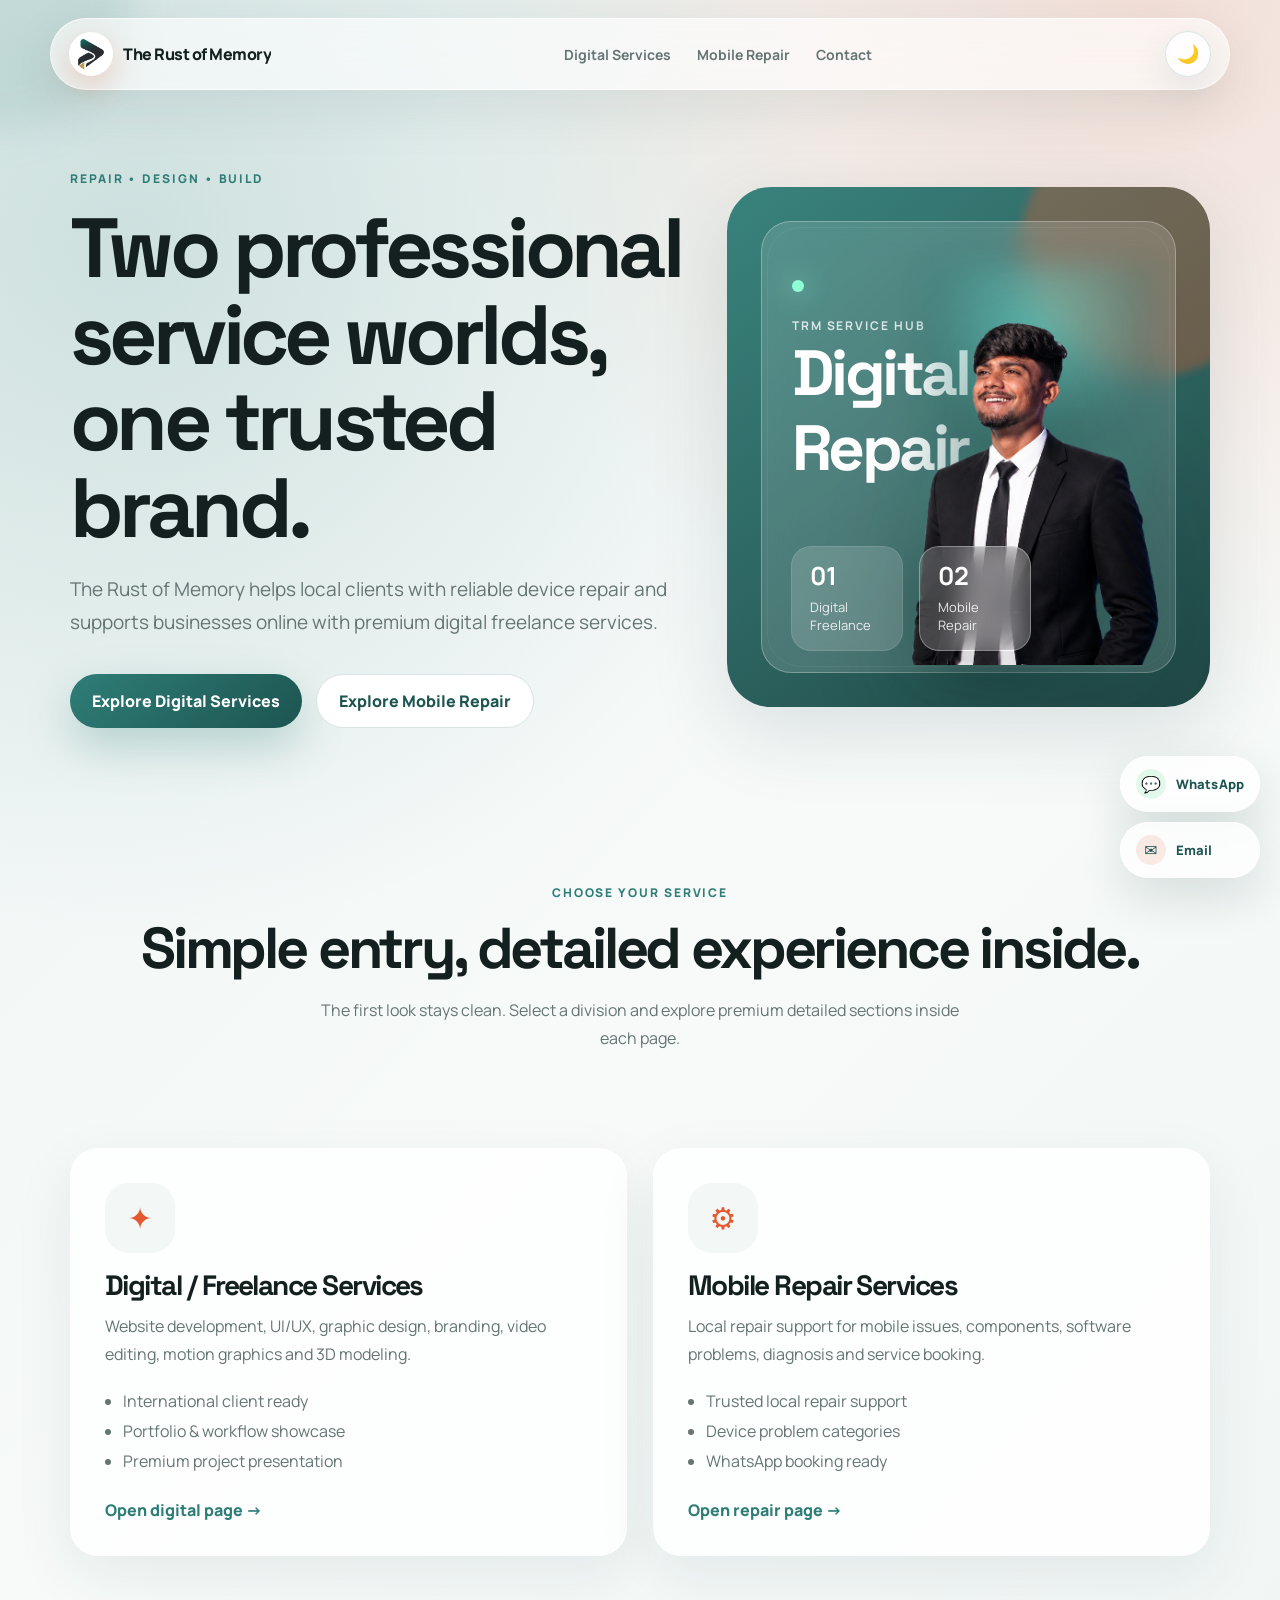
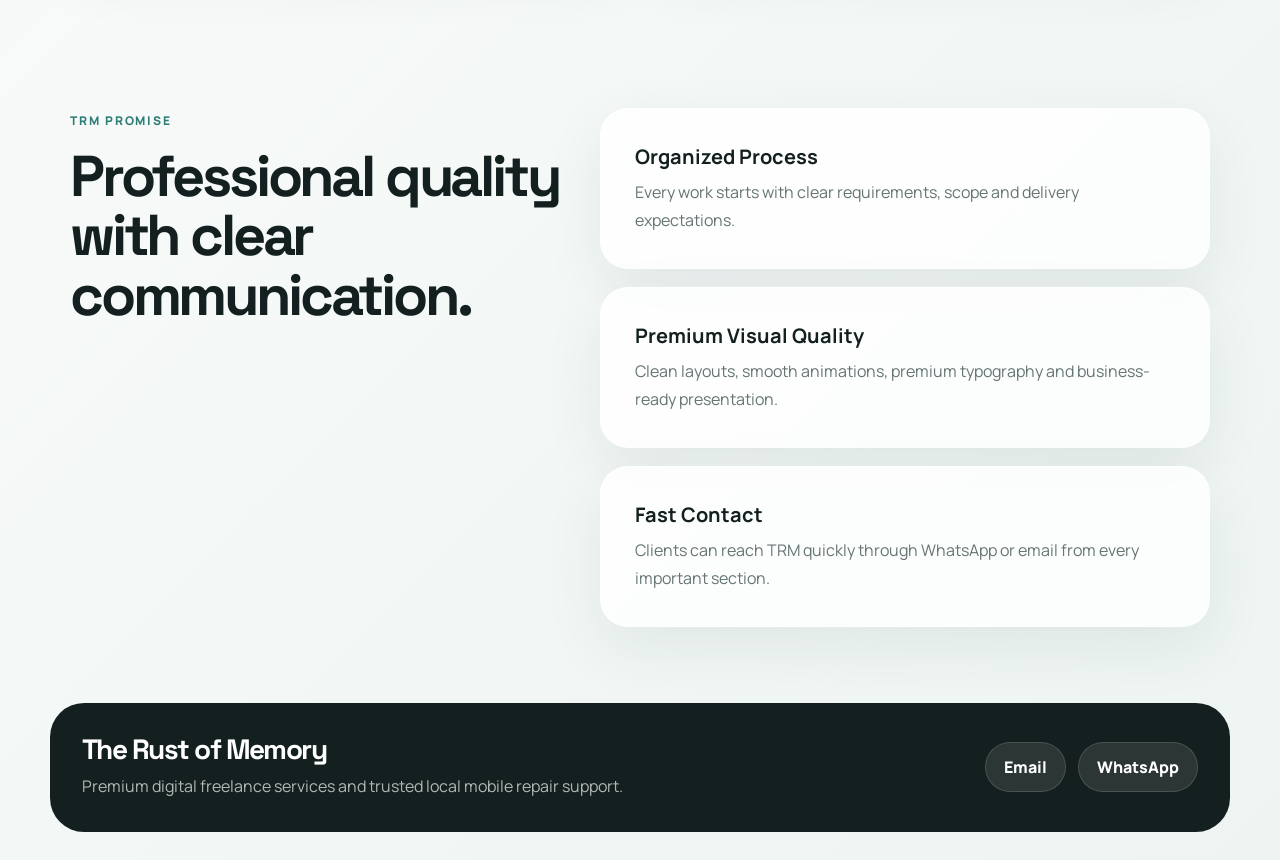
<file: index.html>
<!DOCTYPE html>
<html lang="en">
<head>
  <meta charset="UTF-8" />
  <meta name="viewport" content="width=device-width, initial-scale=1.0" />
  <title>TRM | The Rust of Memory</title>
  <meta name="description" content="TRM — The Rust of Memory provides premium digital freelance services and trusted local mobile repair support." />
  <link rel="preconnect" href="https://fonts.googleapis.com">
  <link rel="preconnect" href="https://fonts.gstatic.com" crossorigin>
  <link href="https://fonts.googleapis.com/css2?family=Manrope:wght@400;500;600;700;800&family=Space+Grotesk:wght@500;600;700&display=swap" rel="stylesheet">
  <link rel="preload" as="image" href="./assets/images/hero/trm-hero-person.png">
  <link rel="stylesheet" href="./styles.css?v=final" />
  <link rel="icon" type="image/png" sizes="48x48" href="./favicon.png">
<link rel="shortcut icon" type="image/png" href="./favicon.png">
<link rel="apple-touch-icon" href="./favicon.png">
  <meta name="theme-color" content="#2f7d77">
</head>
<body>
  <div class="loader"><img src="assets/logo/trm-logo.png" alt="TRM logo"><span>Loading TRM</span></div>
  <div class="scroll-progress"></div><div class="cursor-glow"></div>
  <header class="site-header">
    <a href="index.html" class="brand"><img src="assets/logo/trm-logo.png" alt="TRM logo"><span>The Rust of Memory</span></a>
    <nav class="nav-links"><a href="freelance.html">Digital Services</a><a href="hardware.html">Mobile Repair</a><a href="#contact">Contact</a></nav>
    <button class="menu-btn" type="button" aria-label="Open menu" aria-expanded="false">☰</button>
  </header>
  <main>
    <section class="hero section reveal">
      <div class="hero-copy">
        <span class="eyebrow">Repair • Design • Build</span>
        <h1>Two professional service worlds, one trusted brand.</h1>
        <p>The Rust of Memory helps local clients with reliable device repair and supports businesses online with premium digital freelance services.</p>
        <div class="hero-actions"><a class="btn primary" href="freelance.html">Explore Digital Services</a><a class="btn secondary" href="hardware.html">Explore Mobile Repair</a></div>
      </div>
      <div class="hero-card floating-card"><div class="glass-panel"><span class="status-dot"></span><p class="panel-label">TRM Service Hub</p><h2>Digital + Repair</h2></div><div class="hero-portrait-wrap"><img class="hero-portrait" src="assets/images/hero/trm-hero-person.png" alt="TRM professional portrait" loading="eager"></div><div class="stat-grid hero-stat-grid"><div><strong>01</strong><span>Digital Freelance</span></div><div><strong>02</strong><span>Mobile Repair</span></div></div></div>
    </section>
    <section class="section section-heading reveal"><span class="eyebrow">Choose your service</span><h2>Simple entry, detailed experience inside.</h2><p>The first look stays clean. Select a division and explore premium detailed sections inside each page.</p></section>
    <section class="service-choice section">
      <a class="choice-card creative reveal" href="freelance.html"><div class="icon-bubble">✦</div><h3>Digital / Freelance Services</h3><p>Website development, UI/UX, graphic design, branding, video editing, motion graphics and 3D modeling.</p><ul><li>International client ready</li><li>Portfolio & workflow showcase</li><li>Premium project presentation</li></ul><span>Open digital page →</span></a>
      <a class="choice-card repair reveal" href="hardware.html"><div class="icon-bubble">⚙</div><h3>Mobile Repair Services</h3><p>Local repair support for mobile issues, components, software problems, diagnosis and service booking.</p><ul><li>Trusted local repair support</li><li>Device problem categories</li><li>WhatsApp booking ready</li></ul><span>Open repair page →</span></a>
    </section>
    <section class="why-section section reveal"><div><span class="eyebrow">TRM Promise</span><h2>Professional quality with clear communication.</h2></div><div class="why-grid"><article><h4>Organized Process</h4><p>Every work starts with clear requirements, scope and delivery expectations.</p></article><article><h4>Premium Visual Quality</h4><p>Clean layouts, smooth animations, premium typography and business-ready presentation.</p></article><article><h4>Fast Contact</h4><p>Clients can reach TRM quickly through WhatsApp or email from every important section.</p></article></div></section>
  </main>
  <footer id="contact" class="site-footer"><div><h3>The Rust of Memory</h3><p>Premium digital freelance services and trusted local mobile repair support.</p></div><div class="footer-actions"><a href="mailto:therustofmemory@gmail.com">Email</a><a href="https://wa.me/919382615603?text=Hi%20TRM,%20I%20would%20like%20to%20discuss%20a%20project." target="_blank" rel="noreferrer">WhatsApp</a></div></footer>
  <div class="contact-widget" aria-label="Quick contact buttons"><a class="contact-btn whatsapp-btn" href="https://wa.me/919382615603?text=Hi%20TRM,%20I%20would%20like%20to%20discuss%20a%20project." target="_blank" rel="noreferrer" aria-label="Chat on WhatsApp"><span>💬</span><small>WhatsApp</small></a><a class="contact-btn email-btn" href="mailto:therustofmemory@gmail.com" aria-label="Send Email"><span>✉️</span><small>Email</small></a></div><button class="back-top" type="button" aria-label="Back to top">↑</button><script src="./script.js?v=final"></script>
</body>
</html>
</file>
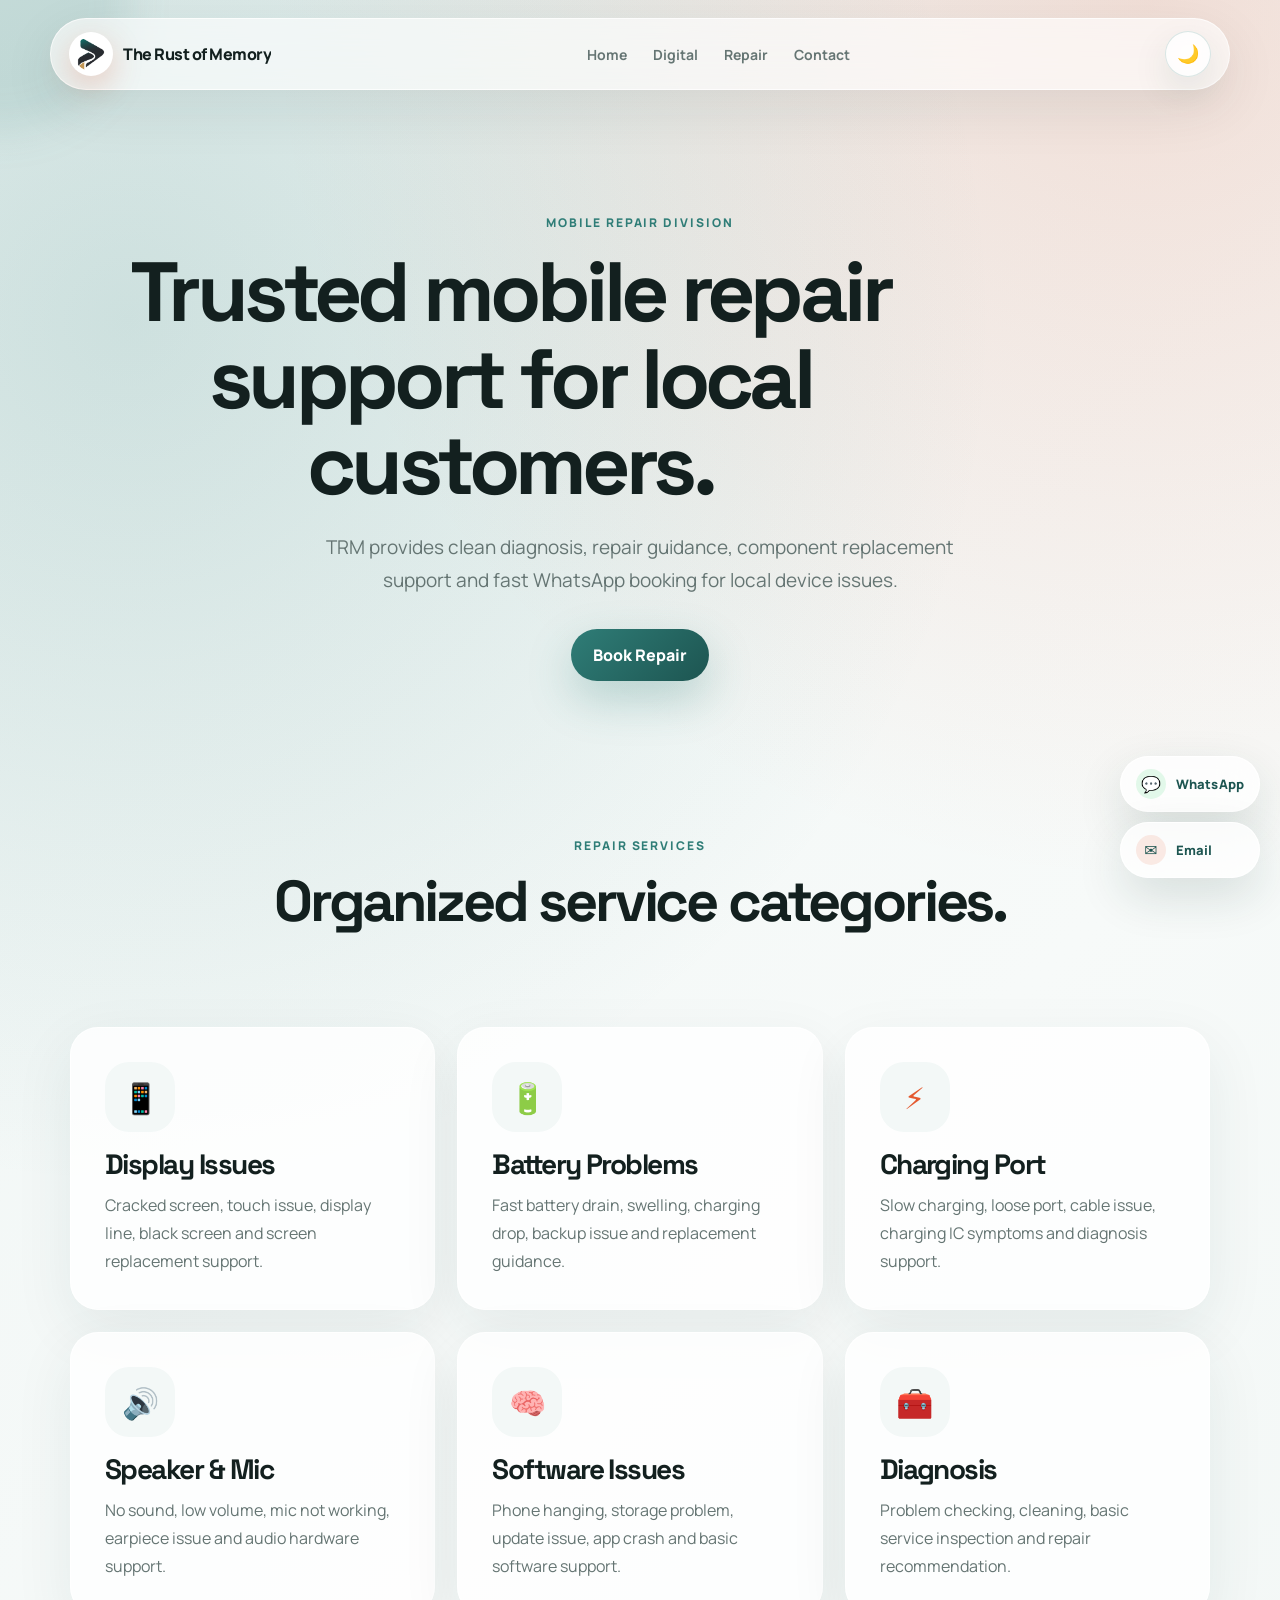
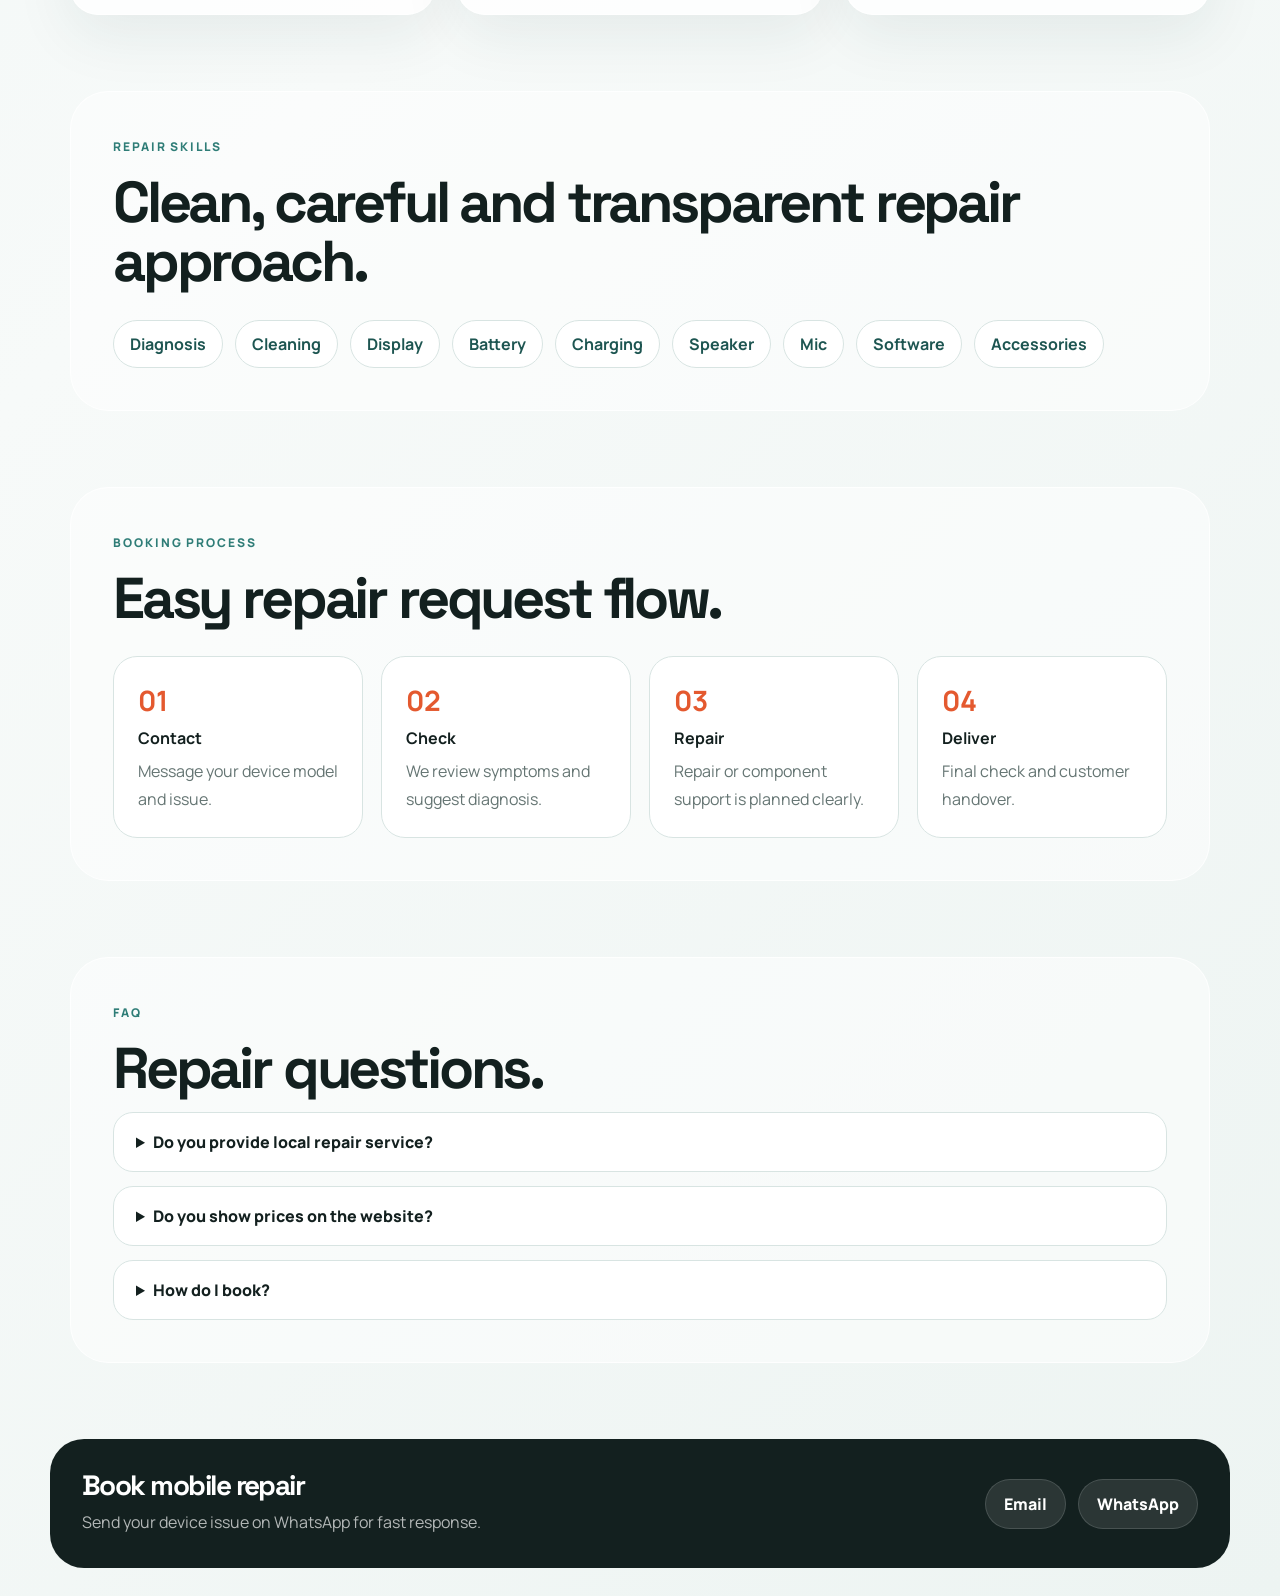
<file: hardware.html>
<!DOCTYPE html><html lang="en"><head><meta charset="UTF-8"><meta name="viewport" content="width=device-width, initial-scale=1.0"><title>Mobile Repair | TRM</title><meta name="description" content="TRM mobile repair services for local customers: display, battery, charging, speaker, software and diagnosis support."><link rel="preconnect" href="https://fonts.googleapis.com"><link rel="preconnect" href="https://fonts.gstatic.com" crossorigin><link href="https://fonts.googleapis.com/css2?family=Manrope:wght@400;500;600;700;800&family=Space+Grotesk:wght@500;600;700&display=swap" rel="stylesheet"><link rel="stylesheet" href="./styles.css?v=final">  <link rel="icon" type="image/png" href="./favicon.png">
  <meta name="theme-color" content="#2f7d77">
</head><body><div class="scroll-progress"></div><div class="cursor-glow"></div><header class="site-header"><a href="index.html" class="brand"><img src="assets/logo/trm-logo.png" alt="TRM logo"><span>The Rust of Memory</span></a><nav class="nav-links"><a href="index.html">Home</a><a href="freelance.html">Digital</a><a href="hardware.html">Repair</a><a href="#contact">Contact</a></nav><button class="menu-btn" type="button" aria-label="Open menu" aria-expanded="false">☰</button></header><main><section class="page-hero section reveal"><span class="eyebrow">Mobile Repair Division</span><h1>Trusted mobile repair support for local customers.</h1><p>TRM provides clean diagnosis, repair guidance, component replacement support and fast WhatsApp booking for local device issues.</p><a class="btn primary" href="https://wa.me/919382615603?text=Hi%20TRM,%20I%20would%20like%20to%20discuss%20a%20project." target="_blank" rel="noreferrer">Book Repair</a></section><section class="section section-heading reveal"><span class="eyebrow">Repair Services</span><h2>Organized service categories.</h2></section><section class="details-grid section compact"><article class="detail-card reveal"><div class="icon-bubble">📱</div><h3>Display Issues</h3><p>Cracked screen, touch issue, display line, black screen and screen replacement support.</p></article><article class="detail-card reveal"><div class="icon-bubble">🔋</div><h3>Battery Problems</h3><p>Fast battery drain, swelling, charging drop, backup issue and replacement guidance.</p></article><article class="detail-card reveal"><div class="icon-bubble">⚡</div><h3>Charging Port</h3><p>Slow charging, loose port, cable issue, charging IC symptoms and diagnosis support.</p></article><article class="detail-card reveal"><div class="icon-bubble">🔊</div><h3>Speaker & Mic</h3><p>No sound, low volume, mic not working, earpiece issue and audio hardware support.</p></article><article class="detail-card reveal"><div class="icon-bubble">🧠</div><h3>Software Issues</h3><p>Phone hanging, storage problem, update issue, app crash and basic software support.</p></article><article class="detail-card reveal"><div class="icon-bubble">🧰</div><h3>Diagnosis</h3><p>Problem checking, cleaning, basic service inspection and repair recommendation.</p></article></section><section class="skills-section section reveal"><span class="eyebrow">Repair Skills</span><h2>Clean, careful and transparent repair approach.</h2><div class="skill-list"><span>Diagnosis</span><span>Cleaning</span><span>Display</span><span>Battery</span><span>Charging</span><span>Speaker</span><span>Mic</span><span>Software</span><span>Accessories</span></div></section><section class="process section reveal"><span class="eyebrow">Booking Process</span><h2>Easy repair request flow.</h2><div class="timeline"><div><strong>01</strong><h4>Contact</h4><p>Message your device model and issue.</p></div><div><strong>02</strong><h4>Check</h4><p>We review symptoms and suggest diagnosis.</p></div><div><strong>03</strong><h4>Repair</h4><p>Repair or component support is planned clearly.</p></div><div><strong>04</strong><h4>Deliver</h4><p>Final check and customer handover.</p></div></div></section><section class="faq section reveal"><span class="eyebrow">FAQ</span><h2>Repair questions.</h2><details><summary>Do you provide local repair service?</summary><p>Yes, repair service is focused on local customers and WhatsApp booking.</p></details><details><summary>Do you show prices on the website?</summary><p>No fixed prices are shown because repair cost depends on device model and component availability.</p></details><details><summary>How do I book?</summary><p>Click WhatsApp and send your phone model, issue and photo/video if possible.</p></details></section></main><footer id="contact" class="site-footer"><div><h3>Book mobile repair</h3><p>Send your device issue on WhatsApp for fast response.</p></div><div class="footer-actions"><a href="mailto:therustofmemory@gmail.com">Email</a><a href="https://wa.me/919382615603?text=Hi%20TRM,%20I%20would%20like%20to%20discuss%20a%20project." target="_blank" rel="noreferrer">WhatsApp</a></div></footer><div class="contact-widget" aria-label="Quick contact buttons"><a class="contact-btn whatsapp-btn" href="https://wa.me/919382615603?text=Hi%20TRM,%20I%20would%20like%20to%20discuss%20a%20project." target="_blank" rel="noreferrer" aria-label="Chat on WhatsApp"><span>💬</span><small>WhatsApp</small></a><a class="contact-btn email-btn" href="mailto:therustofmemory@gmail.com" aria-label="Send Email"><span>✉️</span><small>Email</small></a></div><button class="back-top" type="button" aria-label="Back to top">↑</button><script src="./script.js?v=final"></script></body></html>
</file>
<file: styles.css>
:root{--bg:#eef5f4;--surface:#ffffffcc;--text:#13201f;--muted:#657573;--primary:#2f7d77;--primary-dark:#1d5551;--accent:#e4592f;--gold:#c59f64;--line:#d8e4e2;--shadow:0 24px 80px rgba(35,73,69,.14);--radius:28px}*{box-sizing:border-box;margin:0;padding:0}html{scroll-behavior:smooth}body{font-family:'Manrope',system-ui,sans-serif;background:radial-gradient(circle at 10% 10%,rgba(47,125,119,.18),transparent 28%),radial-gradient(circle at 90% 0%,rgba(228,89,47,.16),transparent 26%),linear-gradient(135deg,#eef5f4 0%,#f7faf9 45%,#edf4f2 100%);color:var(--text);min-height:100vh;overflow-x:hidden}a{text-decoration:none;color:inherit}.section{width:min(1140px,92%);margin:0 auto;padding:76px 0}.compact{padding-top:20px}.loader{position:fixed;inset:0;background:#eef5f4;z-index:999;display:grid;place-items:center;gap:14px;transition:.45s ease}.loader img{width:80px;height:80px;object-fit:cover;border-radius:22px;animation:pulse 1.4s infinite}.loader span{font-weight:800;color:var(--primary-dark)}body.loaded .loader{opacity:0;visibility:hidden}.scroll-progress{position:fixed;top:0;left:0;height:3px;width:0;background:linear-gradient(90deg,var(--primary),var(--accent));z-index:1000}.site-header{width:min(1180px,94%);position:sticky;top:18px;z-index:20;margin:18px auto 0;padding:12px 18px;border:1px solid rgba(255,255,255,.7);border-radius:999px;background:rgba(255,255,255,.62);backdrop-filter:blur(18px);box-shadow:0 18px 55px rgba(24,54,52,.09);display:flex;align-items:center;justify-content:space-between}.brand{display:flex;align-items:center;gap:10px;font-weight:800;letter-spacing:-.03em}.brand img{width:44px;height:44px;object-fit:cover;border-radius:50%;box-shadow:0 10px 30px rgba(228,89,47,.25)}.nav-links{display:flex;gap:26px;color:var(--muted);font-weight:700;font-size:14px}.nav-links a{transition:.25s}.nav-links a:hover{color:var(--accent)}.menu-btn{display:none;border:0;background:var(--text);color:#fff;border-radius:50%;width:42px;height:42px;font-size:18px}.hero{min-height:78vh;display:grid;grid-template-columns:1.12fr .88fr;gap:42px;align-items:center}.eyebrow{display:inline-flex;color:var(--primary);font-weight:800;text-transform:uppercase;letter-spacing:.16em;font-size:12px;margin-bottom:18px}h1,h2,h3{font-family:'Space Grotesk',sans-serif;letter-spacing:-.055em;line-height:1.03}h1{font-size:clamp(44px,7vw,84px);font-weight:700;max-width:880px}h2{font-size:clamp(32px,4.5vw,58px);font-weight:700}h3{font-size:28px}p{color:var(--muted);line-height:1.75;font-size:16px}.hero-copy p,.page-hero p{font-size:19px;max-width:680px;margin-top:22px}.hero-actions{display:flex;gap:14px;flex-wrap:wrap;margin-top:34px}.btn{display:inline-flex;align-items:center;justify-content:center;padding:15px 22px;border-radius:999px;font-weight:800;transition:.3s}.btn.primary{background:linear-gradient(135deg,var(--primary),var(--primary-dark));color:#fff;box-shadow:0 18px 45px rgba(47,125,119,.28)}.btn.secondary{background:#fff;color:var(--primary-dark);border:1px solid var(--line)}.btn:hover{transform:translateY(-4px)}.hero-card{min-height:500px;border-radius:44px;background:linear-gradient(145deg,rgba(47,125,119,.95),rgba(21,62,60,.95));position:relative;overflow:hidden;box-shadow:var(--shadow)}.hero-card:before{content:"";position:absolute;inset:40px;border:1px solid rgba(255,255,255,.18);border-radius:34px}.hero-card:after{content:"";position:absolute;width:260px;height:260px;border-radius:50%;background:rgba(228,89,47,.34);right:-70px;top:-70px;filter:blur(4px)}.floating-card{animation:float 5s ease-in-out infinite}.glass-panel{position:absolute;left:34px;right:34px;bottom:34px;padding:30px;border-radius:30px;background:rgba(255,255,255,.15);border:1px solid rgba(255,255,255,.28);backdrop-filter:blur(18px);color:#fff}.glass-panel p,.glass-panel span{color:rgba(255,255,255,.8)}.panel-label{font-weight:700;text-transform:uppercase;letter-spacing:.16em;font-size:12px}.status-dot{width:12px;height:12px;background:#8fffd5;border-radius:50%;display:inline-block;box-shadow:0 0 28px #8fffd5;margin-bottom:18px}.stat-grid{display:grid;grid-template-columns:1fr 1fr;gap:12px;margin-top:24px}.stat-grid div{padding:18px;border-radius:20px;background:rgba(255,255,255,.13)}.stat-grid strong{display:block;font-size:26px}.stat-grid span{font-size:13px}.section-heading{text-align:center}.section-heading p{max-width:650px;margin:18px auto 0}.service-choice{display:grid;grid-template-columns:1fr 1fr;gap:26px;padding-top:20px}.choice-card,.detail-card,.why-grid article{background:var(--surface);border:1px solid rgba(255,255,255,.8);border-radius:var(--radius);padding:34px;box-shadow:0 20px 60px rgba(30,64,60,.08);transition:.35s;position:relative;overflow:hidden}.choice-card:before,.detail-card:before{content:"";position:absolute;inset:0;background:linear-gradient(135deg,rgba(228,89,47,.10),transparent 45%);opacity:0;transition:.35s}.choice-card:hover,.detail-card:hover,.why-grid article:hover{transform:translateY(-8px);box-shadow:var(--shadow)}.choice-card:hover:before,.detail-card:hover:before{opacity:1}.choice-card h3,.detail-card h3{margin:18px 0 12px}.choice-card span{display:inline-block;margin-top:22px;color:var(--primary);font-weight:800}.choice-card ul{margin:18px 0 0 18px;color:var(--muted);line-height:1.9}.icon-bubble{width:70px;height:70px;border-radius:24px;display:grid;place-items:center;background:#f3f8f7;font-size:30px;color:var(--accent)}.why-section{display:grid;grid-template-columns:.9fr 1.1fr;gap:30px}.why-grid{display:grid;gap:18px}.why-grid h4{font-size:20px;margin-bottom:8px}.page-hero{text-align:center;padding-top:120px}.page-hero p{margin-left:auto;margin-right:auto}.page-hero .btn{margin-top:32px}.details-grid{display:grid;grid-template-columns:repeat(3,1fr);gap:22px}.process,.skills-section,.portfolio,.faq{background:rgba(255,255,255,.48);border:1px solid rgba(255,255,255,.8);border-radius:38px;padding:42px;margin-bottom:76px}.timeline{display:grid;grid-template-columns:repeat(4,1fr);gap:18px;margin-top:28px}.timeline div{background:#fff;border:1px solid var(--line);border-radius:24px;padding:24px}.timeline strong{color:var(--accent);font-size:28px}.timeline h4{margin:8px 0}.skill-list{display:flex;gap:12px;flex-wrap:wrap;margin-top:28px}.skill-list span{padding:12px 16px;background:#fff;border:1px solid var(--line);border-radius:999px;color:var(--primary-dark);font-weight:700}.portfolio-grid{display:grid;grid-template-columns:repeat(4,1fr);gap:16px;margin-top:28px}.portfolio-grid div{min-height:150px;border-radius:24px;background:linear-gradient(135deg,#fff,rgba(47,125,119,.12));border:1px solid var(--line);display:grid;place-items:center;font-weight:800;color:var(--primary-dark)}details{background:#fff;border:1px solid var(--line);border-radius:20px;padding:18px 22px;margin-top:14px}summary{cursor:pointer;font-weight:800}details p{margin-top:12px}.site-footer{width:min(1180px,94%);margin:0 auto 28px;padding:32px;border-radius:34px;background:#13201f;color:#fff;display:flex;align-items:center;justify-content:space-between;gap:28px}.site-footer p{color:rgba(255,255,255,.68);max-width:620px;margin-top:8px}.footer-actions{display:flex;gap:12px}.footer-actions a{padding:13px 18px;border-radius:999px;background:rgba(255,255,255,.1);border:1px solid rgba(255,255,255,.14);font-weight:800}.footer-actions a:hover{background:#fff;color:#13201f}.cursor-glow{position:fixed;width:260px;height:260px;border-radius:50%;background:rgba(47,125,119,.13);pointer-events:none;z-index:-1;filter:blur(20px);transform:translate(-50%,-50%)}.whatsapp-float{position:fixed;right:20px;bottom:22px;z-index:30;background:#13201f;color:#fff;padding:14px 18px;border-radius:999px;font-weight:800;box-shadow:var(--shadow)}.back-top{position:fixed;right:20px;bottom:78px;width:44px;height:44px;border:0;border-radius:50%;background:#fff;color:var(--primary-dark);box-shadow:var(--shadow);font-size:20px;font-weight:800;opacity:0;pointer-events:none;transition:.3s}.back-top.show{opacity:1;pointer-events:auto}.reveal{opacity:0;transform:translateY(26px);transition:opacity .8s,transform .8s}.reveal.active{opacity:1;transform:translateY(0)}@keyframes float{0%,100%{transform:translateY(0)}50%{transform:translateY(-18px)}}@keyframes pulse{50%{transform:scale(1.08)}}@media(max-width:850px){.nav-links{position:absolute;top:76px;right:0;left:0;margin:auto;width:92%;display:none;flex-direction:column;background:#fff;border-radius:24px;padding:22px;box-shadow:var(--shadow)}.nav-links.open{display:flex}.menu-btn{display:block}.hero,.service-choice,.why-section,.details-grid,.timeline,.portfolio-grid{grid-template-columns:1fr}.hero{padding-top:54px}.hero-card{min-height:380px}.site-footer{flex-direction:column;align-items:flex-start}.footer-actions{flex-wrap:wrap}h1{font-size:44px}.section{padding:52px 0}.page-hero{padding-top:70px}.brand span{font-size:13px}}

/* ===== TRM V2 Premium Digital Section Upgrade ===== */
.digital-hero{min-height:76vh;display:grid;grid-template-columns:1.05fr .95fr;gap:54px;align-items:center;position:relative}.digital-hero:before{content:"";position:absolute;width:520px;height:520px;border-radius:50%;right:-180px;top:40px;background:radial-gradient(circle,rgba(228,89,47,.16),transparent 64%);z-index:-1}.digital-hero-copy h1{font-size:clamp(46px,6.5vw,82px)}.digital-orbit{min-height:540px;border-radius:48px;position:relative;background:linear-gradient(145deg,rgba(255,255,255,.76),rgba(255,255,255,.34));border:1px solid rgba(255,255,255,.84);box-shadow:var(--shadow);overflow:hidden;isolation:isolate}.digital-orbit:before{content:"";position:absolute;inset:-80px;background:radial-gradient(circle at 20% 20%,rgba(47,125,119,.24),transparent 30%),radial-gradient(circle at 80% 0%,rgba(228,89,47,.22),transparent 28%),linear-gradient(135deg,rgba(47,125,119,.09),rgba(197,159,100,.12));animation:bgDrift 9s ease-in-out infinite alternate}.digital-orbit:after{content:"";position:absolute;left:50%;top:50%;width:12px;height:12px;border-radius:50%;background:var(--primary);box-shadow:0 0 0 6px rgba(47,125,119,.10),0 0 24px rgba(47,125,119,.55);transform:translate(-50%,-50%) rotate(0deg) translateX(185px);animation:orbitDot 10s linear infinite;z-index:2}.digital-orbit:hover .orbit-item,.digital-orbit:hover .orbit-ring,.digital-orbit:hover:after{animation-play-state:paused}.orbit-ring{position:absolute;inset:82px;border:1px dashed rgba(47,125,119,.34);border-radius:50%;animation:spin 28s linear infinite;z-index:1}.orbit-ring:before,.orbit-ring:after{content:"";position:absolute;width:9px;height:9px;border-radius:50%;background:rgba(47,125,119,.62);box-shadow:0 0 18px rgba(47,125,119,.48)}.orbit-ring:before{left:15%;top:10%}.orbit-ring:after{right:18%;bottom:8%}.orbit-center{position:absolute;left:50%;top:50%;transform:translate(-50%,-50%);width:190px;height:190px;border-radius:50%;background:linear-gradient(135deg,var(--primary),var(--primary-dark));color:#fff;display:grid;place-items:center;text-align:center;box-shadow:0 28px 80px rgba(47,125,119,.32);z-index:5}.orbit-center strong{font-family:'Space Grotesk';font-size:48px;letter-spacing:-.08em}.orbit-center span{display:block;color:rgba(255,255,255,.76);font-weight:800;margin-top:-44px}.orbit-item{--angle:0deg;--radius:190px;position:absolute;left:50%;top:50%;padding:13px 18px;border-radius:999px;background:rgba(255,255,255,.92);backdrop-filter:blur(16px);border:1px solid rgba(255,255,255,.9);box-shadow:0 16px 40px rgba(23,48,47,.12);font-weight:900;color:var(--primary-dark);z-index:4;transform:translate(-50%,-50%) rotate(var(--angle)) translateX(var(--radius)) rotate(calc(-1 * var(--angle)));animation:orbitMove 22s linear infinite;transition:box-shadow .35s,background .35s,scale .35s}.orbit-item:hover{scale:1.08;background:#fff;box-shadow:0 22px 52px rgba(23,48,47,.20)}.item-1{--angle:205deg}.item-2{--angle:330deg}.item-3{--angle:140deg}.item-4{--angle:45deg}.item-5{--angle:270deg}@keyframes orbitMove{from{transform:translate(-50%,-50%) rotate(var(--angle)) translateX(var(--radius)) rotate(calc(-1 * var(--angle)))}to{transform:translate(-50%,-50%) rotate(calc(var(--angle) + 360deg)) translateX(var(--radius)) rotate(calc(-1 * (var(--angle) + 360deg)))}}@keyframes orbitDot{to{transform:translate(-50%,-50%) rotate(360deg) translateX(185px)}}.premium-strip{display:grid;grid-template-columns:repeat(4,1fr);gap:16px;padding-top:0}.premium-strip div,.stats-section div{padding:24px;border-radius:24px;background:rgba(255,255,255,.58);border:1px solid rgba(255,255,255,.8);box-shadow:0 16px 46px rgba(24,54,52,.07)}.premium-strip strong,.premium-strip span{display:block}.premium-strip strong{font-family:'Space Grotesk';font-size:22px;letter-spacing:-.04em}.premium-strip span{color:var(--muted);margin-top:8px;font-size:14px;line-height:1.55}.premium-service-grid{display:grid;grid-template-columns:repeat(3,1fr);gap:22px}.premium-service-card{position:relative;overflow:hidden;padding:34px;border-radius:32px;background:linear-gradient(145deg,rgba(255,255,255,.78),rgba(255,255,255,.45));border:1px solid rgba(255,255,255,.9);box-shadow:0 20px 70px rgba(30,64,60,.09);transition:.45s}.premium-service-card:before{content:"";position:absolute;inset:-2px;background:linear-gradient(135deg,rgba(47,125,119,.28),rgba(228,89,47,.12),transparent 55%);opacity:0;transition:.45s;z-index:-1}.premium-service-card:hover{transform:translateY(-12px) scale(1.01);box-shadow:0 32px 90px rgba(30,64,60,.16)}.premium-service-card:hover:before{opacity:1}.premium-service-card h3{margin:20px 0 12px}.premium-service-card ul{display:grid;gap:9px;margin:20px 0 24px;padding-left:18px;color:var(--muted);line-height:1.5}.premium-service-card a{font-weight:900;color:var(--primary-dark)}.showcase-section{display:grid;grid-template-columns:.85fr 1.15fr;gap:32px;align-items:start}.showcase-copy{position:sticky;top:130px}.showcase-grid{display:grid;grid-template-columns:1fr 1fr;gap:18px}.showcase-card{min-height:230px;border-radius:34px;padding:26px;background:linear-gradient(135deg,rgba(47,125,119,.92),rgba(19,32,31,.96));color:#fff;display:flex;flex-direction:column;justify-content:flex-end;position:relative;overflow:hidden;box-shadow:var(--shadow);transition:.4s}.showcase-card:after{content:"";position:absolute;width:190px;height:190px;border-radius:50%;right:-55px;top:-55px;background:rgba(228,89,47,.3);filter:blur(2px)}.showcase-card:hover{transform:translateY(-8px)}.showcase-card span{color:rgba(255,255,255,.68);font-weight:900;text-transform:uppercase;letter-spacing:.16em;font-size:12px;z-index:1}.showcase-card strong{font-family:'Space Grotesk';font-size:26px;margin-top:8px;z-index:1}.showcase-card.tall{min-height:480px;grid-row:span 2}.showcase-card.wide{grid-column:span 2}.case-study{display:grid;grid-template-columns:.85fr 1.15fr;gap:26px;align-items:start;background:rgba(19,32,31,.96);border-radius:42px;padding:46px;color:#fff}.case-study p{color:rgba(255,255,255,.7)}.case-study .eyebrow{color:#8fffd5}.case-grid{display:grid;grid-template-columns:repeat(3,1fr);gap:16px}.case-grid article{border:1px solid rgba(255,255,255,.13);background:rgba(255,255,255,.07);border-radius:24px;padding:24px}.case-grid strong{color:var(--gold);font-size:28px}.case-grid h4{margin:12px 0 8px;font-size:20px}.premium-tags span{transition:.3s}.premium-tags span:hover{transform:translateY(-4px);background:var(--primary-dark);color:#fff}.industries{background:rgba(255,255,255,.48);border:1px solid rgba(255,255,255,.8);border-radius:38px;padding:42px;margin-bottom:76px}.industry-grid{display:grid;grid-template-columns:repeat(5,1fr);gap:14px;margin-top:28px}.industry-grid span{padding:18px;border-radius:20px;background:#fff;border:1px solid var(--line);font-weight:900;text-align:center;color:var(--primary-dark)}.premium-timeline{grid-template-columns:repeat(5,1fr)}.stats-section{display:grid;grid-template-columns:repeat(4,1fr);gap:16px;text-align:center;padding-top:0}.stats-section strong{display:block;font-family:'Space Grotesk';font-size:52px;color:var(--primary-dark);letter-spacing:-.06em}.stats-section strong:after{content:"+";font-size:32px;color:var(--accent)}.stats-section div:last-child strong:after{content:"%"}.stats-section span{display:block;color:var(--muted);font-weight:800}.quote-box{display:grid;grid-template-columns:.9fr 1.1fr;gap:32px;align-items:start;background:linear-gradient(135deg,rgba(255,255,255,.68),rgba(255,255,255,.38));border:1px solid rgba(255,255,255,.84);border-radius:42px;padding:44px;margin-bottom:76px;box-shadow:var(--shadow)}.quote-form{display:grid;grid-template-columns:1fr 1fr;gap:14px}.quote-form input,.quote-form select,.quote-form textarea{width:100%;border:1px solid var(--line);border-radius:18px;background:#fff;padding:15px 16px;font:inherit;color:var(--text);outline:none}.quote-form textarea{grid-column:span 2;min-height:130px;resize:vertical}.quote-form button{border:0;cursor:pointer;grid-column:span 2}.final-cta{text-align:center;border-radius:48px;background:radial-gradient(circle at 20% 0%,rgba(228,89,47,.18),transparent 34%),linear-gradient(135deg,var(--primary),var(--primary-dark));color:#fff;padding:70px 30px;margin-bottom:76px;box-shadow:var(--shadow)}.final-cta .eyebrow{color:#bfffe9}.final-cta h2{max-width:760px;margin:0 auto 28px}.final-cta .btn.primary{background:#fff;color:var(--primary-dark)}.magnetic{position:relative;overflow:hidden}.magnetic:after{content:"";position:absolute;inset:0;background:linear-gradient(90deg,transparent,rgba(255,255,255,.32),transparent);transform:translateX(-120%);transition:.55s}.magnetic:hover:after{transform:translateX(120%)}@keyframes spin{to{transform:rotate(360deg)}}@keyframes bgDrift{to{transform:translate(30px,-20px) scale(1.05)}}@media(max-width:850px){.orbit-item{--radius:135px;padding:10px 14px;font-size:13px}.digital-orbit:after{transform:translate(-50%,-50%) rotate(0deg) translateX(132px)}@keyframes orbitDot{to{transform:translate(-50%,-50%) rotate(360deg) translateX(132px)}}.digital-hero,.premium-strip,.premium-service-grid,.showcase-section,.case-study,.case-grid,.industry-grid,.premium-timeline,.stats-section,.quote-box{grid-template-columns:1fr}.digital-orbit{min-height:390px}.orbit-ring{inset:52px}.orbit-center{width:145px;height:145px}.orbit-center strong{font-size:36px}.orbit-center span{margin-top:-30px;font-size:13px}.showcase-copy{position:static}.showcase-card.tall,.showcase-card.wide{grid-row:auto;grid-column:auto;min-height:230px}.quote-form,.quote-form textarea,.quote-form button{grid-column:auto}.premium-strip{padding-top:0}.industry-grid{grid-template-columns:1fr 1fr}}

@media (prefers-reduced-motion:reduce){.orbit-item,.orbit-ring,.digital-orbit:before,.digital-orbit:after{animation:none!important}}

/* Auto-moving tools row - logo only, same TRM light theme, no manual scroll */
.tools-marquee{
  width:100%;
  overflow:hidden;
  margin-top:30px;
  padding:6px 0 10px;
  position:relative;
  -webkit-mask-image:linear-gradient(90deg,transparent 0%,#000 8%,#000 92%,transparent 100%);
  mask-image:linear-gradient(90deg,transparent 0%,#000 8%,#000 92%,transparent 100%);
}
.tools-track{
  display:flex;
  width:max-content;
  gap:14px;
  animation:toolsMoveRight 24s linear infinite;
  will-change:transform;
}
.tools-marquee:hover .tools-track{animation-play-state:paused}
.tools-set{display:flex;gap:14px;flex-shrink:0;padding-right:14px}
.tool-logo{
  width:62px;
  height:62px;
  background:#fff;
  border:1px solid var(--line);
  border-radius:22px;
  display:grid;
  place-items:center;
  box-shadow:0 12px 28px rgba(30,64,60,.06);
  transition:.25s ease;
}
.tool-logo img{
  width:30px;
  height:30px;
  object-fit:contain;
  display:block;
}
.tool-logo:hover{
  transform:translateY(-4px) scale(1.04);
  border-color:rgba(47,125,119,.35);
  box-shadow:0 18px 38px rgba(30,64,60,.12);
}
.tool-logo.canva-logo img{filter:none}
@keyframes toolsMoveRight{
  from{transform:translateX(-50%)}
  to{transform:translateX(0)}
}
@media(max-width:650px){
  .tools-track{animation-duration:16s}
  .tool-logo{width:52px;height:52px;border-radius:18px}
  .tool-logo img{width:26px;height:26px}
}
@media(prefers-reduced-motion:reduce){
  .tools-track{animation:none;transform:none}
}


/* Premium floating WhatsApp + Email contact widget */
.whatsapp-float{display:none!important}
.contact-widget{position:fixed;right:20px;bottom:22px;z-index:35;display:flex;flex-direction:column;gap:10px}
.contact-btn{min-width:132px;display:flex;align-items:center;gap:10px;padding:12px 15px;border-radius:999px;font-weight:900;background:rgba(255,255,255,.78);border:1px solid rgba(255,255,255,.9);backdrop-filter:blur(18px);box-shadow:0 18px 48px rgba(24,54,52,.14);color:var(--primary-dark);transition:transform .28s ease,box-shadow .28s ease,background .28s ease}
.contact-btn span{width:30px;height:30px;border-radius:50%;display:grid;place-items:center;background:#f3f8f7;font-size:16px}
.contact-btn small{font-size:13px;letter-spacing:.01em}
.contact-btn:hover{transform:translateY(-4px);background:#fff;box-shadow:0 24px 60px rgba(24,54,52,.20)}
.whatsapp-btn span{background:rgba(37,211,102,.13)}
.email-btn span{background:rgba(228,89,47,.12)}
.back-top{bottom:132px}
@media(max-width:650px){.contact-widget{right:14px;bottom:16px}.contact-btn{min-width:48px;width:48px;height:48px;padding:0;justify-content:center}.contact-btn small{display:none}.contact-btn span{background:transparent}.back-top{right:14px;bottom:126px}}

/* ===== TRM Final Logo Update ===== */
.loader img,
.brand img{
  object-fit:contain;
  background:#fff;
  padding:5px;
}

/* Digital orbit center now uses only TRM logo, no text/background circle */
.digital-orbit .orbit-center{
  width:210px;
  height:210px;
  border-radius:0;
  background:transparent!important;
  box-shadow:none!important;
  display:grid;
  place-items:center;
  z-index:6;
}
.digital-orbit .orbit-center img{
  width:180px;
  height:180px;
  object-fit:contain;
  display:block;
  filter:drop-shadow(0 28px 48px rgba(19,32,31,.26));
  background:transparent;
}
.digital-orbit .orbit-center strong,
.digital-orbit .orbit-center span{display:none!important}

@media(max-width:850px){
  .digital-orbit .orbit-center{width:150px;height:150px}
  .digital-orbit .orbit-center img{width:132px;height:132px}
}

/* ===== TRM V2.6 Premium Dark Mode Toggle ===== */
.theme-toggle{
  width:46px;
  height:46px;
  border:1px solid rgba(47,125,119,.18);
  border-radius:50%;
  background:rgba(255,255,255,.72);
  color:var(--primary-dark);
  display:grid;
  place-items:center;
  cursor:pointer;
  font-size:18px;
  box-shadow:0 14px 36px rgba(24,54,52,.10);
  backdrop-filter:blur(16px);
  transition:transform .28s ease, background .28s ease, color .28s ease, box-shadow .28s ease;
}
.theme-toggle:hover{transform:translateY(-3px) rotate(10deg);box-shadow:0 20px 48px rgba(24,54,52,.16)}
body, .site-header, .choice-card, .detail-card, .why-grid article, .process, .skills-section, .portfolio, .faq, .premium-service-card, .tools-marquee, .tool-logo, .quote-box, .digital-orbit, .industries, .timeline div, details, .contact-btn, .btn, .site-footer{transition:background .45s ease,color .45s ease,border-color .45s ease,box-shadow .45s ease}
body.dark-mode{
  --bg:#0b1114;
  --surface:rgba(17,24,39,.76);
  --text:#f8fafc;
  --muted:#cbd5e1;
  --primary:#14b8a6;
  --primary-dark:#5eead4;
  --accent:#f59e6c;
  --gold:#e6bf77;
  --line:rgba(255,255,255,.10);
  --shadow:0 24px 80px rgba(0,0,0,.34);
  background:radial-gradient(circle at 10% 10%,rgba(20,184,166,.16),transparent 28%),radial-gradient(circle at 90% 0%,rgba(228,89,47,.13),transparent 26%),linear-gradient(135deg,#081012 0%,#0b1114 48%,#101b1c 100%);
  color:var(--text);
}
body.dark-mode .loader{background:#0b1114}
body.dark-mode .site-header{background:rgba(13,20,23,.72);border-color:rgba(255,255,255,.10);box-shadow:0 18px 55px rgba(0,0,0,.28)}
body.dark-mode .brand img, body.dark-mode .loader img{background:#fff}
body.dark-mode .nav-links{color:#cbd5e1}
body.dark-mode .nav-links a:hover{color:#5eead4}
body.dark-mode .theme-toggle{background:rgba(17,24,39,.78);color:#5eead4;border-color:rgba(94,234,212,.22);box-shadow:0 0 28px rgba(20,184,166,.16)}
body.dark-mode .menu-btn{background:#f8fafc;color:#0b1114}
body.dark-mode .btn.secondary{background:rgba(255,255,255,.06);color:#f8fafc;border-color:rgba(255,255,255,.12)}
body.dark-mode .choice-card,
body.dark-mode .detail-card,
body.dark-mode .why-grid article,
body.dark-mode .process,
body.dark-mode .skills-section,
body.dark-mode .portfolio,
body.dark-mode .faq,
body.dark-mode .industries,
body.dark-mode .quote-box,
body.dark-mode .premium-service-card,
body.dark-mode .premium-strip div,
body.dark-mode .stats-section div{
  background:rgba(17,24,39,.70);
  border-color:rgba(255,255,255,.09);
  box-shadow:0 22px 70px rgba(0,0,0,.28);
}
body.dark-mode .icon-bubble,
body.dark-mode .timeline div,
body.dark-mode details,
body.dark-mode .skill-list span,
body.dark-mode .industry-grid span,
body.dark-mode .tool-logo,
body.dark-mode .quote-form input,
body.dark-mode .quote-form select,
body.dark-mode .quote-form textarea{
  background:rgba(255,255,255,.06);
  border-color:rgba(255,255,255,.10);
  color:#f8fafc;
}
body.dark-mode .digital-orbit{background:linear-gradient(145deg,rgba(17,24,39,.72),rgba(15,23,42,.42));border-color:rgba(255,255,255,.10)}
body.dark-mode .digital-orbit:before{background:radial-gradient(circle at 20% 20%,rgba(20,184,166,.22),transparent 30%),radial-gradient(circle at 80% 0%,rgba(228,89,47,.12),transparent 28%),linear-gradient(135deg,rgba(20,184,166,.08),rgba(197,159,100,.07))}
body.dark-mode .orbit-ring{border-color:rgba(94,234,212,.24)}
body.dark-mode .orbit-item{background:rgba(255,255,255,.86);color:#1d5551;box-shadow:0 14px 40px rgba(0,0,0,.22)}
body.dark-mode .digital-orbit .orbit-center img{filter:drop-shadow(0 30px 55px rgba(94,234,212,.25))}
body.dark-mode .tool-logo img{filter:none}
body.dark-mode .site-footer{background:#071012;border:1px solid rgba(255,255,255,.08)}
body.dark-mode .contact-btn{background:rgba(17,24,39,.78);border-color:rgba(255,255,255,.10);color:#f8fafc;box-shadow:0 18px 48px rgba(0,0,0,.30)}
body.dark-mode .contact-btn:hover{background:rgba(30,41,59,.92)}
body.dark-mode .contact-btn span{background:rgba(255,255,255,.08)}
body.dark-mode .back-top{background:#111827;color:#5eead4;border:1px solid rgba(255,255,255,.10)}
body.dark-mode .cursor-glow{background:rgba(20,184,166,.10)}
body.dark-mode .showcase-card,
body.dark-mode .case-study{box-shadow:0 24px 80px rgba(0,0,0,.34)}

@media(max-width:850px){body.dark-mode .nav-links{background:#111827;border:1px solid rgba(255,255,255,.10)}}


/* =========================================================
   TRM responsive optimization layer v3
   Desktop + tablet + mobile polish for GitHub Pages
   ========================================================= */
html{font-size:16px;-webkit-text-size-adjust:100%}
body{width:100%;max-width:100%;touch-action:manipulation}
img,svg,video,canvas{max-width:100%;height:auto}
main{width:100%;overflow:hidden}.site-header,.section,.site-footer{max-width:calc(100% - 20px)}
.site-header{gap:14px}.brand{min-width:0}.brand span{white-space:nowrap;overflow:hidden;text-overflow:ellipsis}.nav-links a{white-space:nowrap}.theme-toggle,.menu-btn{flex:0 0 auto}.btn{min-height:50px;text-align:center}.hero-copy,.digital-hero-copy{min-width:0}.hero-copy p,.page-hero p,.digital-hero-copy p{max-width:680px}.hero-card,.digital-orbit{width:100%}.digital-orbit .orbit-center img{aspect-ratio:1/1}.showcase-copy{z-index:2}.quote-form input,.quote-form select,.quote-form textarea{font-size:16px}.contact-widget{max-width:calc(100vw - 28px)}

@media(max-width:1180px){
  .section{width:min(1040px,92%)}
  .hero,.digital-hero{grid-template-columns:1fr;gap:34px;min-height:auto;padding-top:62px}
  .hero-copy,.digital-hero-copy{text-align:left}
  .digital-orbit,.hero-card{max-width:620px;margin:0 auto;min-height:460px}
  .digital-orbit .orbit-center{width:170px;height:170px}.digital-orbit .orbit-center img{width:150px;height:150px}
  .orbit-item{--radius:150px!important;padding:13px 18px;font-size:15px}
  .premium-service-grid,.details-grid{grid-template-columns:repeat(2,1fr)}
  .premium-strip,.stats-section,.portfolio-grid{grid-template-columns:repeat(2,1fr)}
  .industry-grid{grid-template-columns:repeat(3,1fr)}
  .premium-timeline,.timeline{grid-template-columns:repeat(2,1fr)}
}

@media(max-width:900px){
  .site-header{top:10px;margin-top:10px;padding:10px 12px;border-radius:24px}
  .brand img{width:42px;height:42px}.brand span{font-size:15px;max-width:42vw}
  .theme-toggle,.menu-btn{width:42px;height:42px}
  .nav-links{position:absolute;top:68px;right:0;left:0;margin:auto;width:100%;display:none;flex-direction:column;gap:6px;background:rgba(255,255,255,.94);border:1px solid rgba(255,255,255,.9);border-radius:22px;padding:12px;box-shadow:var(--shadow);backdrop-filter:blur(18px)}
  .nav-links.open{display:flex}.nav-links a{padding:13px 14px;border-radius:16px;background:rgba(47,125,119,.06)}.menu-btn{display:grid;place-items:center}
  .section{width:min(760px,92%);padding:48px 0}.compact{padding-top:10px}
  h1{font-size:clamp(38px,8vw,58px);line-height:1.02}h2{font-size:clamp(30px,6.5vw,46px)}h3{font-size:24px}
  p,.hero-copy p,.page-hero p,.digital-hero-copy p{font-size:16px;line-height:1.65}.eyebrow{font-size:11px;letter-spacing:.13em}
  .hero-actions{gap:12px;margin-top:26px}.btn{padding:14px 18px}
  .service-choice,.why-section,.showcase-section,.case-grid,.quote-box{grid-template-columns:1fr}.showcase-copy{position:static}.showcase-grid{grid-template-columns:1fr 1fr}
  .site-footer{flex-direction:column;align-items:flex-start;padding:26px;border-radius:26px}.footer-actions{flex-wrap:wrap}
  .process,.skills-section,.portfolio,.faq,.industries,.quote-box{padding:28px;border-radius:28px;margin-bottom:48px}
}

@media(max-width:640px){
  .site-header{width:calc(100% - 18px);max-width:calc(100% - 18px);padding:8px 9px;border-radius:22px}.brand{gap:8px}.brand img{width:38px;height:38px}.brand span{font-size:14px;max-width:46vw}.theme-toggle,.menu-btn{width:38px;height:38px;font-size:16px}
  .section{width:min(100% - 28px,560px);padding:40px 0}.hero,.digital-hero{padding-top:38px;gap:28px}
  h1{font-size:clamp(34px,10.5vw,44px);letter-spacing:-.06em}h2{font-size:clamp(28px,8vw,38px)}h3{font-size:22px}
  .hero-actions{flex-direction:column}.hero-actions .btn,.page-hero .btn,.final-cta .btn{width:100%}
  .hero-card{min-height:330px;border-radius:30px}.hero-card:before{inset:22px;border-radius:24px}.glass-panel{left:18px;right:18px;bottom:18px;padding:20px;border-radius:22px}.stat-grid{grid-template-columns:1fr;gap:10px}.stat-grid div{padding:14px}
  .digital-orbit{min-height:360px;border-radius:30px}.orbit-ring{inset:55px}.orbit-item{--radius:118px!important;padding:10px 14px;border-radius:999px;font-size:13px}.digital-orbit .orbit-center{width:118px;height:118px}.digital-orbit .orbit-center img{width:104px;height:104px}
  .premium-strip,.premium-service-grid,.details-grid,.stats-section,.portfolio-grid,.timeline,.premium-timeline,.industry-grid{grid-template-columns:1fr}
  .choice-card,.detail-card,.premium-service-card,.why-grid article{padding:24px;border-radius:24px}.icon-bubble{width:58px;height:58px;border-radius:19px;font-size:26px}
  .showcase-grid{grid-template-columns:1fr}.showcase-card,.showcase-card.tall,.showcase-card.wide{min-height:205px;grid-column:auto;grid-row:auto}
  .case-grid article{padding:20px}.quote-box{gap:22px}.quote-form{grid-template-columns:1fr}.quote-form textarea,.quote-form button{grid-column:auto}.final-cta{padding:44px 20px;border-radius:30px}
  .footer-actions{width:100%}.footer-actions a{flex:1;text-align:center}.contact-widget{right:12px;bottom:12px}.back-top{right:12px;bottom:118px}
  .cursor-glow{display:none}
}

@media(max-width:380px){
  .brand span{max-width:38vw;font-size:13px}.site-header{gap:6px}.theme-toggle,.menu-btn{width:36px;height:36px}.section{width:min(100% - 22px,360px)}
  h1{font-size:32px}.btn{font-size:14px;padding:13px 15px}.orbit-item{--radius:105px!important;font-size:12px;padding:9px 12px}.digital-orbit{min-height:330px}.digital-orbit .orbit-center{width:100px;height:100px}.digital-orbit .orbit-center img{width:88px;height:88px}
}

@media(hover:none){.btn:hover,.choice-card:hover,.detail-card:hover,.why-grid article:hover,.premium-service-card:hover,.showcase-card:hover,.tool-logo:hover,.contact-btn:hover{transform:none}.magnetic{transform:none!important}}
@media(pointer:coarse){.cursor-glow{display:none}}
@media(prefers-reduced-motion:reduce){*,*::before,*::after{animation-duration:.001ms!important;animation-iteration-count:1!important;scroll-behavior:auto!important;transition-duration:.001ms!important}.reveal{opacity:1!important;transform:none!important}}


/* Showcase image enhancement */
.showcase-card{isolation:isolate;background:#102622}
.showcase-image{position:absolute;inset:0;width:100%;height:100%;object-fit:cover;z-index:0;transition:transform .65s ease}
.showcase-card:before{content:"";position:absolute;inset:0;background:linear-gradient(180deg,rgba(8,18,17,.06),rgba(8,18,17,.84)),linear-gradient(90deg,rgba(0,0,0,.42),rgba(0,0,0,.04) 58%,rgba(0,0,0,.22));z-index:0}
.showcase-card:after{z-index:0;opacity:.82}
.showcase-card span,.showcase-card strong{position:relative;z-index:1;max-width:78%}
.showcase-card.wide span,.showcase-card.wide strong{max-width:42%}
.showcase-card:hover .showcase-image{transform:scale(1.06)}
.showcase-website .showcase-image{object-position:center top}
.showcase-branding .showcase-image{object-position:center center}
.showcase-uiux .showcase-image{object-position:center center}
.showcase-3d .showcase-image{object-position:center center}
@media(max-width:850px){.showcase-card.wide span,.showcase-card.wide strong{max-width:78%}}


/* Hero portrait enhancement */
.hero-card{isolation:isolate}
.hero-portrait-wrap{position:absolute;top:38px;right:8px;bottom:42px;width:min(51%,332px);display:flex;align-items:flex-end;justify-content:flex-end;z-index:3;pointer-events:none}
.hero-portrait-wrap:before{content:"";position:absolute;left:8%;right:4%;top:4%;bottom:12%;background:radial-gradient(circle at 50% 18%,rgba(117,247,232,.52),rgba(47,125,119,.22) 36%,rgba(47,125,119,.08) 58%,transparent 76%);filter:blur(13px);opacity:.94}
.hero-portrait{position:relative;display:block;height:100%;width:auto;max-width:100%;object-fit:contain;object-position:bottom right;filter:drop-shadow(0 24px 46px rgba(5,16,16,.40)) drop-shadow(0 0 18px rgba(95,245,228,.20))}
.glass-panel{z-index:2;padding-right:214px}
.glass-panel .panel-label,.glass-panel h2,.glass-panel .stat-grid{position:relative;z-index:4}
@media(max-width:1100px){.hero-portrait-wrap{top:34px;right:10px;bottom:38px;width:min(50%,300px)}.glass-panel{padding-right:190px}}
@media(max-width:850px){.hero-portrait-wrap{top:22px;right:10px;bottom:28px;width:min(48%,225px)}.glass-panel{padding-right:148px}}
@media(max-width:520px){.hero-portrait-wrap{top:20px;right:8px;bottom:24px;width:min(46%,170px)}.hero-portrait-wrap:before{left:4%;right:0;top:8%;bottom:14%}.glass-panel{padding-right:118px}}

/* Final hero card adjustment: portrait shifted left inside inner box, glass cards above portrait */
.hero-card{isolation:isolate}
.hero-portrait-wrap{
  right:44px;
  bottom:34px;
  width:min(50%,318px);
  z-index:3;
}
.hero-portrait{object-position:bottom center}
.glass-panel{
  z-index:5;
}
.stat-grid{
  position:relative;
  z-index:8;
  max-width:390px;
}
.stat-grid div{
  position:relative;
  z-index:9;
}
@media(max-width:1100px){
  .hero-portrait-wrap{right:46px;bottom:32px;width:min(49%,292px)}
  .glass-panel{padding-right:170px}
  .stat-grid{max-width:300px}
}
@media(max-width:850px){
  .hero-portrait-wrap{right:34px;bottom:26px;width:min(47%,218px)}
  .glass-panel{padding-right:135px}
  .stat-grid{max-width:270px}
}
@media(max-width:520px){
  .hero-portrait-wrap{right:24px;bottom:22px;width:min(45%,162px)}
  .glass-panel{padding-right:108px}
  .stat-grid{max-width:230px}
}

/* Final fixed hero layering: photo stays clear, only 02 glass card appears above photo */
.hero-card{isolation:isolate;position:relative;overflow:hidden}
.hero-card:before{z-index:1;pointer-events:none}
.hero-card:after{z-index:0;pointer-events:none}
.hero-card .glass-panel{
  position:absolute;
  left:34px;
  right:34px;
  top:34px;
  bottom:34px;
  padding:58px 30px 30px;
  border-radius:30px;
  background:rgba(255,255,255,.15);
  border:1px solid rgba(255,255,255,.28);
  backdrop-filter:blur(16px);
  color:#fff;
  z-index:2;
}
.hero-card .glass-panel .status-dot,
.hero-card .glass-panel .panel-label,
.hero-card .glass-panel h2{position:relative;z-index:3}
.hero-card .glass-panel h2{max-width:310px;font-size:clamp(44px,5vw,64px);line-height:1.18}
.hero-portrait-wrap{
  position:absolute;
  top:78px;
  right:54px;
  bottom:34px;
  width:min(49%,330px);
  display:flex;
  align-items:flex-end;
  justify-content:flex-end;
  z-index:4;
  pointer-events:none;
}
.hero-portrait-wrap:before{z-index:0}
.hero-portrait{position:relative;z-index:1;height:100%;width:auto;max-width:100%;object-fit:contain;object-position:bottom center;filter:drop-shadow(0 24px 46px rgba(5,16,16,.40)) drop-shadow(0 0 18px rgba(95,245,228,.18))}
.hero-card .hero-stat-grid{
  position:absolute;
  left:64px;
  bottom:86px;
  display:grid;
  grid-template-columns:repeat(2,128px);
  gap:18px;
  margin:0;
  width:auto;
  max-width:none;
  z-index:8;
}
.hero-card .hero-stat-grid div{
  min-height:116px;
  padding:20px 22px;
  border-radius:22px;
  background:rgba(255,255,255,.16);
  border:1px solid rgba(255,255,255,.10);
  backdrop-filter:blur(14px);
  color:#fff;
  box-shadow:none;
}
.hero-card .hero-stat-grid div:nth-child(2){
  background:rgba(255,255,255,.20);
  border-color:rgba(255,255,255,.32);
  box-shadow:0 18px 45px rgba(0,0,0,.14);
  z-index:9;
}
.hero-card .hero-stat-grid strong{display:block;font-size:28px;line-height:1.1;margin-bottom:12px;color:#fff}
.hero-card .hero-stat-grid span{display:block;font-size:14px;line-height:1.55;color:rgba(255,255,255,.86)}

@media(max-width:1100px){
  .hero-card .glass-panel{left:30px;right:30px;top:30px;bottom:30px;padding:50px 26px 26px}
  .hero-portrait-wrap{top:72px;right:42px;bottom:30px;width:min(49%,300px)}
  .hero-card .hero-stat-grid{left:58px;bottom:74px;grid-template-columns:repeat(2,116px);gap:14px}
  .hero-card .hero-stat-grid div{min-height:108px;padding:17px 18px}
}
@media(max-width:850px){
  .hero-card .glass-panel{left:22px;right:22px;top:22px;bottom:22px;padding:34px 20px 20px;border-radius:24px}
  .hero-card .glass-panel h2{font-size:clamp(34px,10vw,48px);max-width:230px}
  .hero-portrait-wrap{top:78px;right:24px;bottom:22px;width:min(47%,230px)}
  .hero-card .hero-stat-grid{left:42px;bottom:52px;grid-template-columns:repeat(2,94px);gap:10px}
  .hero-card .hero-stat-grid div{min-height:92px;padding:14px 14px;border-radius:18px}
  .hero-card .hero-stat-grid strong{font-size:24px;margin-bottom:8px}
  .hero-card .hero-stat-grid span{font-size:12px;line-height:1.45}
}
@media(max-width:520px){
  .hero-card .glass-panel{left:18px;right:18px;top:18px;bottom:18px;padding:26px 16px 16px;border-radius:22px}
  .hero-card .glass-panel h2{font-size:34px;max-width:180px}
  .hero-card .panel-label{font-size:10px}
  .hero-card .status-dot{width:10px;height:10px;margin-bottom:12px}
  .hero-portrait-wrap{top:78px;right:16px;bottom:18px;width:min(46%,172px)}
  .hero-card .hero-stat-grid{left:32px;bottom:42px;grid-template-columns:repeat(2,76px);gap:8px}
  .hero-card .hero-stat-grid div{min-height:78px;padding:11px 10px;border-radius:15px}
  .hero-card .hero-stat-grid strong{font-size:19px;margin-bottom:5px}
  .hero-card .hero-stat-grid span{font-size:10px;line-height:1.35}
}

/* Final approved hero polish: smaller/lower 01 + 02 cards and larger clear photo */
.hero-card .hero-portrait-wrap{
  top:66px;
  right:42px;
  bottom:30px;
  width:min(54%,360px);
  z-index:4;
}
.hero-card .hero-stat-grid{
  left:64px;
  bottom:56px;
  grid-template-columns:repeat(2,112px);
  gap:16px;
  z-index:10;
}
.hero-card .hero-stat-grid div{
  min-height:94px;
  padding:15px 18px;
  border-radius:20px;
}
.hero-card .hero-stat-grid strong{font-size:25px;margin-bottom:8px}
.hero-card .hero-stat-grid span{font-size:13px;line-height:1.42}
.hero-card .hero-stat-grid div:nth-child(2){z-index:12}
@media(max-width:1100px){
  .hero-card .hero-portrait-wrap{top:62px;right:34px;bottom:28px;width:min(53%,330px)}
  .hero-card .hero-stat-grid{left:58px;bottom:48px;grid-template-columns:repeat(2,102px);gap:13px}
  .hero-card .hero-stat-grid div{min-height:88px;padding:14px 16px;border-radius:19px}
  .hero-card .hero-stat-grid strong{font-size:23px;margin-bottom:7px}
  .hero-card .hero-stat-grid span{font-size:12px;line-height:1.38}
}
@media(max-width:850px){
  .hero-card .hero-portrait-wrap{top:62px;right:18px;bottom:22px;width:min(52%,258px)}
  .hero-card .hero-stat-grid{left:42px;bottom:30px;grid-template-columns:repeat(2,82px);gap:8px}
  .hero-card .hero-stat-grid div{min-height:70px;padding:9px 11px;border-radius:15px}
  .hero-card .hero-stat-grid strong{font-size:19px;margin-bottom:4px}
  .hero-card .hero-stat-grid span{font-size:10px;line-height:1.28}
}
@media(max-width:520px){
  .hero-card .hero-portrait-wrap{top:62px;right:12px;bottom:18px;width:min(51%,190px)}
  .hero-card .hero-stat-grid{left:30px;bottom:24px;grid-template-columns:repeat(2,66px);gap:7px}
  .hero-card .hero-stat-grid div{min-height:60px;padding:8px 8px;border-radius:13px}
  .hero-card .hero-stat-grid strong{font-size:16px;margin-bottom:3px}
  .hero-card .hero-stat-grid span{font-size:8.6px;line-height:1.24}
}


/* ===== TRM Final GitHub Responsive Patch =====
   Ready for desktop, tablet and mobile upload.
   Keeps the portrait inside the card; only the 02 glass card can sit above the photo.
*/
html,body{overflow-x:hidden}
.hero-card{min-height:520px;max-width:620px;margin-inline:auto}
.hero-card .glass-panel{overflow:hidden}
.hero-card .hero-portrait-wrap{
  top:60px;
  right:42px;
  bottom:42px;
  width:min(55%,370px);
  z-index:4;
}
.hero-card .hero-portrait{object-position:bottom center}
.hero-card .hero-stat-grid{
  left:64px;
  bottom:56px;
  grid-template-columns:repeat(2,112px);
  gap:16px;
  z-index:10;
}
.hero-card .hero-stat-grid div:nth-child(1){z-index:10}
.hero-card .hero-stat-grid div:nth-child(2){z-index:14}
@media(min-width:1181px){
  .hero-card{max-width:none;margin-inline:0}
}
@media(max-width:1100px){
  .hero-card{min-height:500px}
  .hero-card .hero-portrait-wrap{top:58px;right:34px;bottom:38px;width:min(54%,340px)}
  .hero-card .hero-stat-grid{left:58px;bottom:48px;grid-template-columns:repeat(2,102px);gap:13px}
}
@media(max-width:850px){
  .hero-card{min-height:390px;max-width:560px}
  .hero-card .hero-portrait-wrap{top:60px;right:18px;bottom:30px;width:min(52%,258px)}
  .hero-card .hero-stat-grid{left:42px;bottom:34px;grid-template-columns:repeat(2,82px);gap:8px}
}
@media(max-width:520px){
  .hero-card{min-height:350px;border-radius:28px}
  .hero-card .glass-panel{left:16px;right:16px;top:16px;bottom:16px;padding:24px 14px 14px;border-radius:20px}
  .hero-card .glass-panel h2{font-size:32px;max-width:174px;line-height:1.12}
  .hero-card .hero-portrait-wrap{top:60px;right:10px;bottom:26px;width:min(52%,198px)}
  .hero-card .hero-stat-grid{left:26px;bottom:28px;grid-template-columns:repeat(2,66px);gap:7px}
  .hero-card .hero-stat-grid div{min-height:58px;padding:8px 8px;border-radius:13px}
  .hero-card .hero-stat-grid strong{font-size:16px;margin-bottom:3px}
  .hero-card .hero-stat-grid span{font-size:8.6px;line-height:1.22}
}
@media(max-width:380px){
  .hero-card{min-height:330px}
  .hero-card .hero-portrait-wrap{top:64px;right:8px;bottom:24px;width:min(51%,170px)}
  .hero-card .hero-stat-grid{left:22px;bottom:24px;grid-template-columns:repeat(2,61px);gap:6px}
}
</file>
